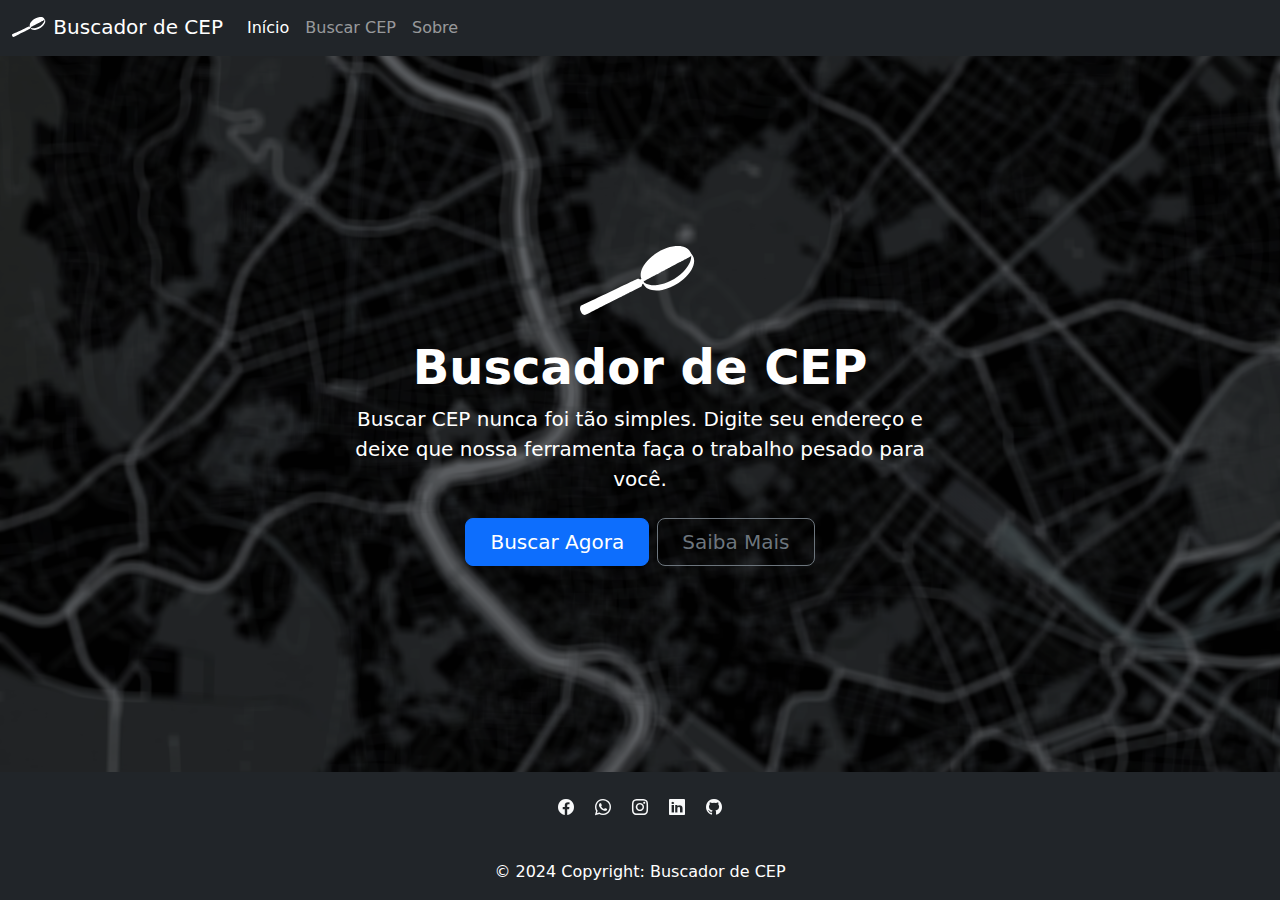
<file: CepPronto/index.html>
<!DOCTYPE html>
<html lang="pt-br">
  <head>
    <meta charset="UTF-8" />
    <meta name="viewport" content="width=device-width, initial-scale=1.0" />
    <title>Início - Buscador de CEP</title>
    <link
      href="https://cdn.jsdelivr.net/npm/bootstrap@5.3.3/dist/css/bootstrap.min.css"
      rel="stylesheet"
      integrity="sha384-QWTKZyjpPEjISv5WaRU9OFeRpok6YctnYmDr5pNlyT2bRjXh0JMhjY6hW+ALEwIH"
      crossorigin="anonymous"
    />
    <link
      rel="stylesheet"
      href="https://cdn.jsdelivr.net/npm/bootstrap-icons@1.11.3/font/bootstrap-icons.min.css"
    />
    <link rel="stylesheet" href="styles.css" />
  </head>
  <body>
    <div class="min-vh-100 d-flex flex-column">
      <nav class="navbar navbar-expand-md text-bg-dark navbar-dark">
        <div class="container-fluid">
          <a href="index.html" class="navbar-brand h1 mb-0">
            <img src="image/lupinha.svg" width="35px" class="mb-1" alt="Lupa" />
            Buscador de CEP
          </a>
          <button
            class="navbar-toggler"
            type="button"
            data-bs-toggle="collapse"
            data-bs-target="#nav"
            aria-controls="nav"
            aria-label="Expand Navegation"
          >
            <span class="navbar-toggler-icon"></span>
          </button>
          <div class="collapse navbar-collapse" id="nav">
            <ul class="navbar-nav">
              <li class="nav-item">
                <a href="index.html" class="nav-link active" aria-current="page"
                  >Início</a
                >
              </li>
              <li class="nav-item">
                <a href="buscarcep.html" class="nav-link">Buscar CEP</a>
              </li>
              <li class="nav-item">
                <a href="sobre.html" class="nav-link">Sobre</a>
              </li>
            </ul>
          </div>
        </div>
      </nav>

      <main class="flex-grow-1 d-flex">
        <div
          id="main-bg-img"
          class="text-bg-dark container-fluid flex-grow-1 bg-image d-flex align-items-center justify-content-center"
        >
          <div class="px-4 py-5 mb-3 text-center">
            <img
              class="mb-4"
              src="image/lupinha.svg"
              alt="Lupa"
              width="120px"
            />
            <h1 class="display-5 fw-bold">Buscador de CEP</h1>
            <div class="col-lg-6 col-sm-8 col-10 mx-auto">
              <p class="lead mb-4">
                Buscar CEP nunca foi tão simples. Digite seu endereço e deixe
                que nossa ferramenta faça o trabalho pesado para você.
              </p>
              <div class="d-grid d-sm-flex gap-2 justify-content-sm-center">
                <button
                  type="button"
                  class="btn btn-primary btn-lg px-4"
                  onclick="window.location.href='./buscarcep.html';"
                >
                  Buscar Agora
                </button>
                <button
                  type="button"
                  class="btn btn-outline-secondary btn-lg px-4"
                  onclick="window.location.href='./sobre.html';"
                >
                  Saiba Mais
                </button>
              </div>
            </div>
          </div>
        </div>
      </main>

      <footer class="text-center text-bg-dark">
        <section class="container pt-4 mb-4">
          <a
            href="https://www.facebook.com/"
            class="icon-link link-light link-opacity-50-hover mx-2"
            target="_blank"
          >
            <i class="bi bi-facebook"></i>
          </a>
          <a
            href="https://www.whatsapp.com/"
            class="icon-link link-light link-opacity-50-hover mx-2"
            target="_blank"
          >
            <i class="bi bi-whatsapp"></i>
          </a>
          <a
            href="https://www.instagram.com/"
            class="icon-link link-light link-opacity-50-hover mx-2"
            target="_blank"
          >
            <i class="bi bi-instagram"></i>
          </a>
          <a
            href="https://br.linkedin.com/"
            class="icon-link link-light link-opacity-50-hover mx-2"
            target="_blank"
          >
            <i class="bi bi-linkedin"></i>
          </a>
          <a
            href="https://github.com/"
            class="icon-link link-light link-opacity-50-hover mx-2"
            target="_blank"
          >
            <i class="bi bi-github"></i>
          </a>
        </section>
        <div class="text-center py-3">© 2024 Copyright: Buscador de CEP</div>
      </footer>
    </div>
    <script
      src="https://cdn.jsdelivr.net/npm/bootstrap@5.3.3/dist/js/bootstrap.bundle.min.js"
      integrity="sha384-YvpcrYf0tY3lHB60NNkmXc5s9fDVZLESaAA55NDzOxhy9GkcIdslK1eN7N6jIeHz"
      crossorigin="anonymous"
    ></script>
  </body>
</html>
</file>
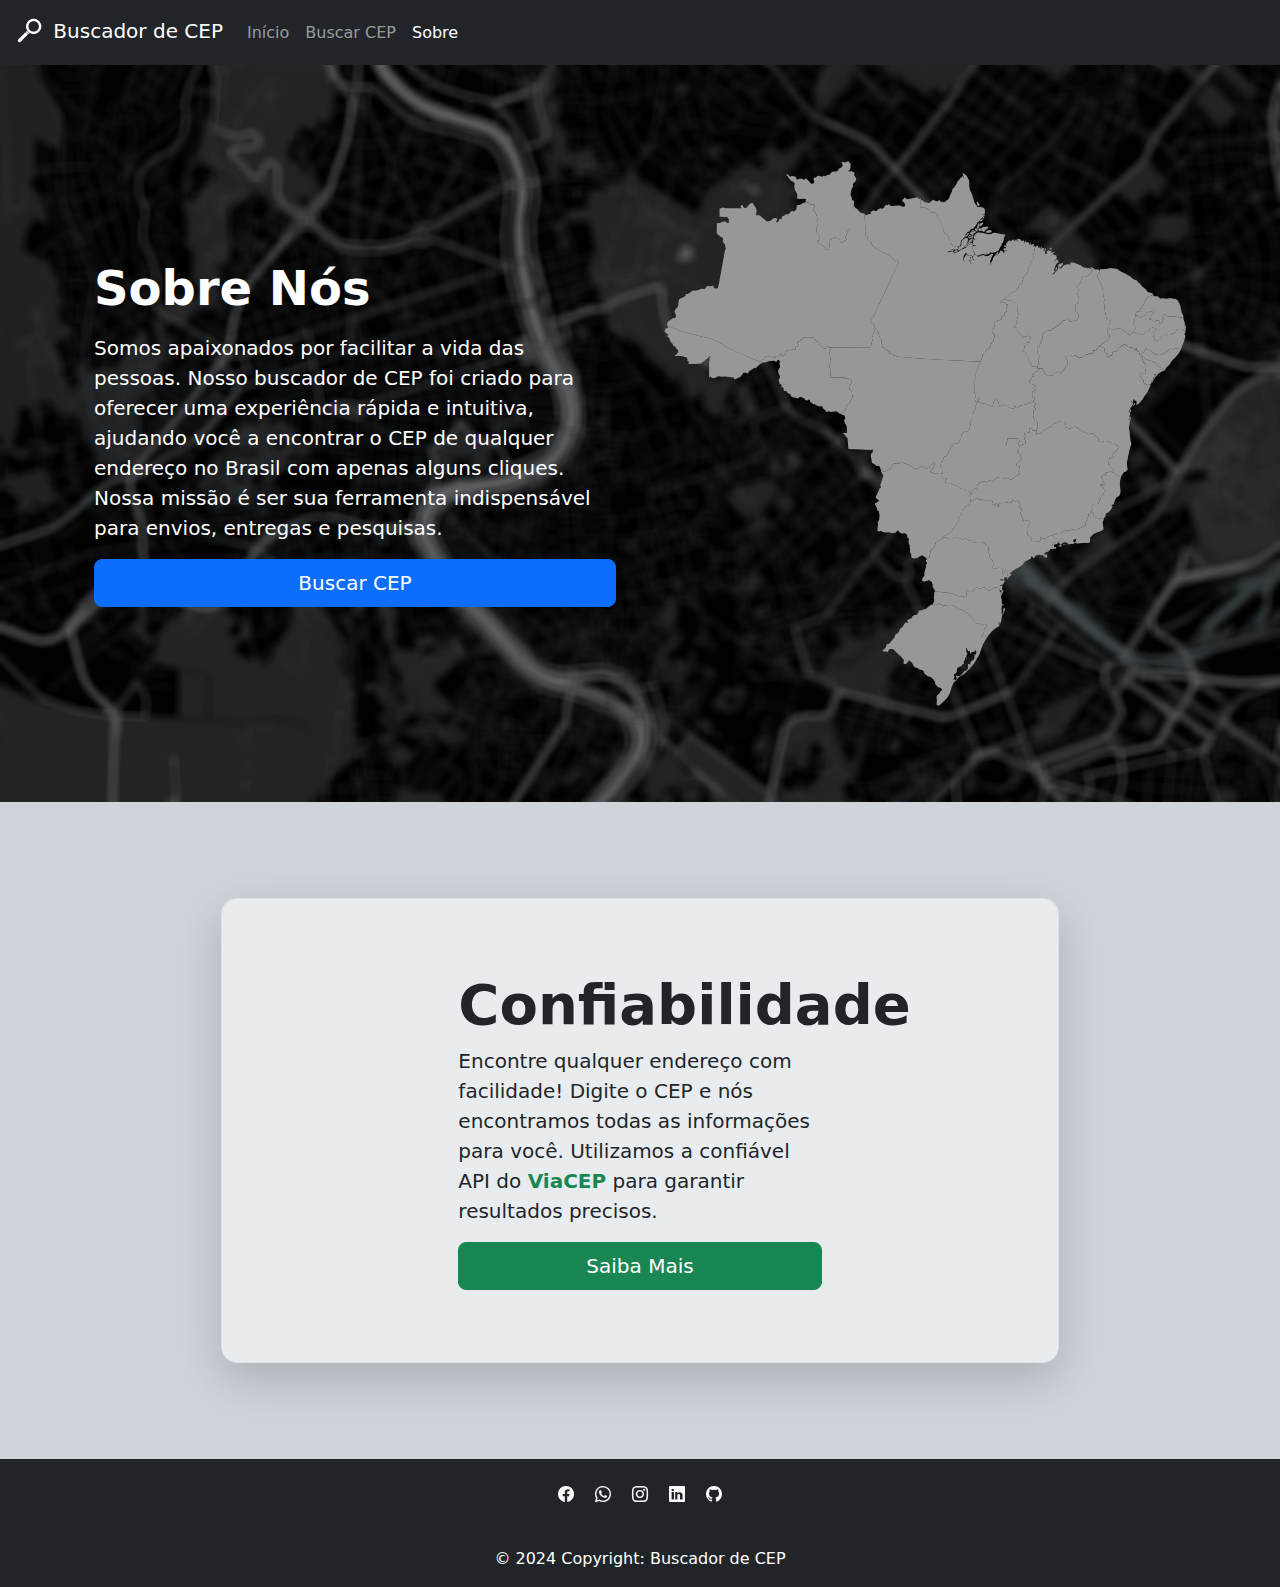
<file: CepPronto/sobre.html>
<!DOCTYPE html>
<html lang="pt-br">
  <head>
    <meta charset="UTF-8" />
    <meta name="viewport" content="width=device-width, initial-scale=1.0" />
    <title>Sobre - Buscador de CEP</title>
    <link
      href="https://cdn.jsdelivr.net/npm/bootstrap@5.3.3/dist/css/bootstrap.min.css"
      rel="stylesheet"
      integrity="sha384-QWTKZyjpPEjISv5WaRU9OFeRpok6YctnYmDr5pNlyT2bRjXh0JMhjY6hW+ALEwIH"
      crossorigin="anonymous"
    />
    <link
      rel="stylesheet"
      href="https://cdn.jsdelivr.net/npm/bootstrap-icons@1.11.3/font/bootstrap-icons.min.css"
    />
    <link rel="stylesheet" href="styles.css" />
  </head>
  <body>
    <div class="min-vh-100 d-flex flex-column">
      <nav class="navbar navbar-expand-md text-bg-dark navbar-dark">
        <div class="container-fluid">
          <a href="index.html" class="navbar-brand h1 mb-0">
            <img
              src="image/remove.png  "
              width="35px"
              class="mb-1"
              alt="Lupa"
            />
            Buscador de CEP
          </a>
          <button
            class="navbar-toggler"
            type="button"
            data-bs-toggle="collapse"
            data-bs-target="#nav"
            aria-controls="nav"
            aria-label="Expand Navegation"
          >
            <span class="navbar-toggler-icon"></span>
          </button>
          <div class="collapse navbar-collapse" id="nav">
            <ul class="navbar-nav">
              <li class="nav-item">
                <a href="index.html" class="nav-link">Início</a>
              </li>
              <li class="nav-item">
                <a href="buscarcep.html" class="nav-link">Buscar CEP</a>
              </li>
              <li class="nav-item">
                <a href="sobre.html" class="nav-link active" aria-current="page"
                  >Sobre</a
                >
              </li>
            </ul>
          </div>
        </div>
      </nav>

      <main class="flex-grow-1 d-flex flex-column bg-dark">
        <div
          id="main-bg-img"
          class="text-bg-dark container-fluid flex-grow-1 bg-image d-flex align-items-center justify-content-center"
        >
          <div class="container px-4 py-5">
            <div
              class="row g-5 py-5 d-flex flex-md-row-reverse align-items-center justify-content-center"
            >
              <div class="col-10 col-sm-8 col-lg-6">
                <img
                  src="image/mapabrasil.svg"
                  class="img-fluid"
                  alt="Mapa do Brasil"
                  loading="lazy"
                />
              </div>
              <div class="col-10 col-sm-8 col-lg-6">
                <h1 class="display-5 fw-bold mb-3">Sobre Nós</h1>
                <p class="lead">
                  Somos apaixonados por facilitar a vida das pessoas. Nosso
                  buscador de CEP foi criado para oferecer uma experiência
                  rápida e intuitiva, ajudando você a encontrar o CEP de
                  qualquer endereço no Brasil com apenas alguns cliques. Nossa
                  missão é ser sua ferramenta indispensável para envios,
                  entregas e pesquisas.
                </p>
                <div class="d-grid">
                  <button
                    type="button"
                    class="btn btn-primary btn-lg"
                    onclick="window.location.href='./buscarcep.html'"
                  >
                    Buscar CEP
                  </button>
                </div>
              </div>
            </div>
          </div>
        </div>

        <div
          class="container-fluid py-5 bg-dark-subtle d-flex justify-content-center align-items-center"
        >
          <div
            class="row p-4 my-0 my-sm-2 my-lg-5 col-11 col-lg-8 shadow-lg rounded-4 bg-body-secondary border align-items-center justify-content-center"
          >
            <div class="p-3 p-lg-5 col-lg-9 col-xl-7">
              <h1 class="display-4 fw-bold">Confiabilidade</h1>
              <p class="lead">
                Encontre qualquer endereço com facilidade! Digite o CEP e nós
                encontramos todas as informações para você. Utilizamos a
                confiável API do
                <span class="fw-bold text-success">ViaCEP</span> para garantir
                resultados precisos.
              </p>
              <div class="d-grid">
                <a
                  id="viacep"
                  target="_blank"
                  href="https://viacep.com.br/"
                  class="btn btn-success btn-lg"
                >
                  Saiba Mais
                </a>
              </div>
            </div>
          </div>
        </div>
      </main>

      <footer class="text-center text-bg-dark">
        <section class="container pt-4 mb-4">
          <a
            href="https://www.facebook.com/"
            class="icon-link link-light link-opacity-50-hover mx-2"
            target="_blank"
          >
            <i class="bi bi-facebook"></i>
          </a>
          <a
            href="https://www.whatsapp.com/"
            class="icon-link link-light link-opacity-50-hover mx-2"
            target="_blank"
          >
            <i class="bi bi-whatsapp"></i>
          </a>
          <a
            href="https://www.instagram.com/"
            class="icon-link link-light link-opacity-50-hover mx-2"
            target="_blank"
          >
            <i class="bi bi-instagram"></i>
          </a>
          <a
            href="https://br.linkedin.com/"
            class="icon-link link-light link-opacity-50-hover mx-2"
            target="_blank"
          >
            <i class="bi bi-linkedin"></i>
          </a>
          <a
            href="https://github.com/"
            class="icon-link link-light link-opacity-50-hover mx-2"
            target="_blank"
          >
            <i class="bi bi-github"></i>
          </a>
        </section>
        <div class="text-center py-3">© 2024 Copyright: Buscador de CEP</div>
      </footer>
    </div>

    <script
      src="https://cdn.jsdelivr.net/npm/bootstrap@5.3.3/dist/js/bootstrap.bundle.min.js"
      integrity="sha384-YvpcrYf0tY3lHB60NNkmXc5s9fDVZLESaAA55NDzOxhy9GkcIdslK1eN7N6jIeHz"
      crossorigin="anonymous"
    ></script>
  </body>
</html>
</file>
<file: CepPronto/styles.css>
#main-bg-img {
  background-image: url("image/mapa.png");
  background-position: center;
  background-size: cover;
  color: #979797;
}
</file>
